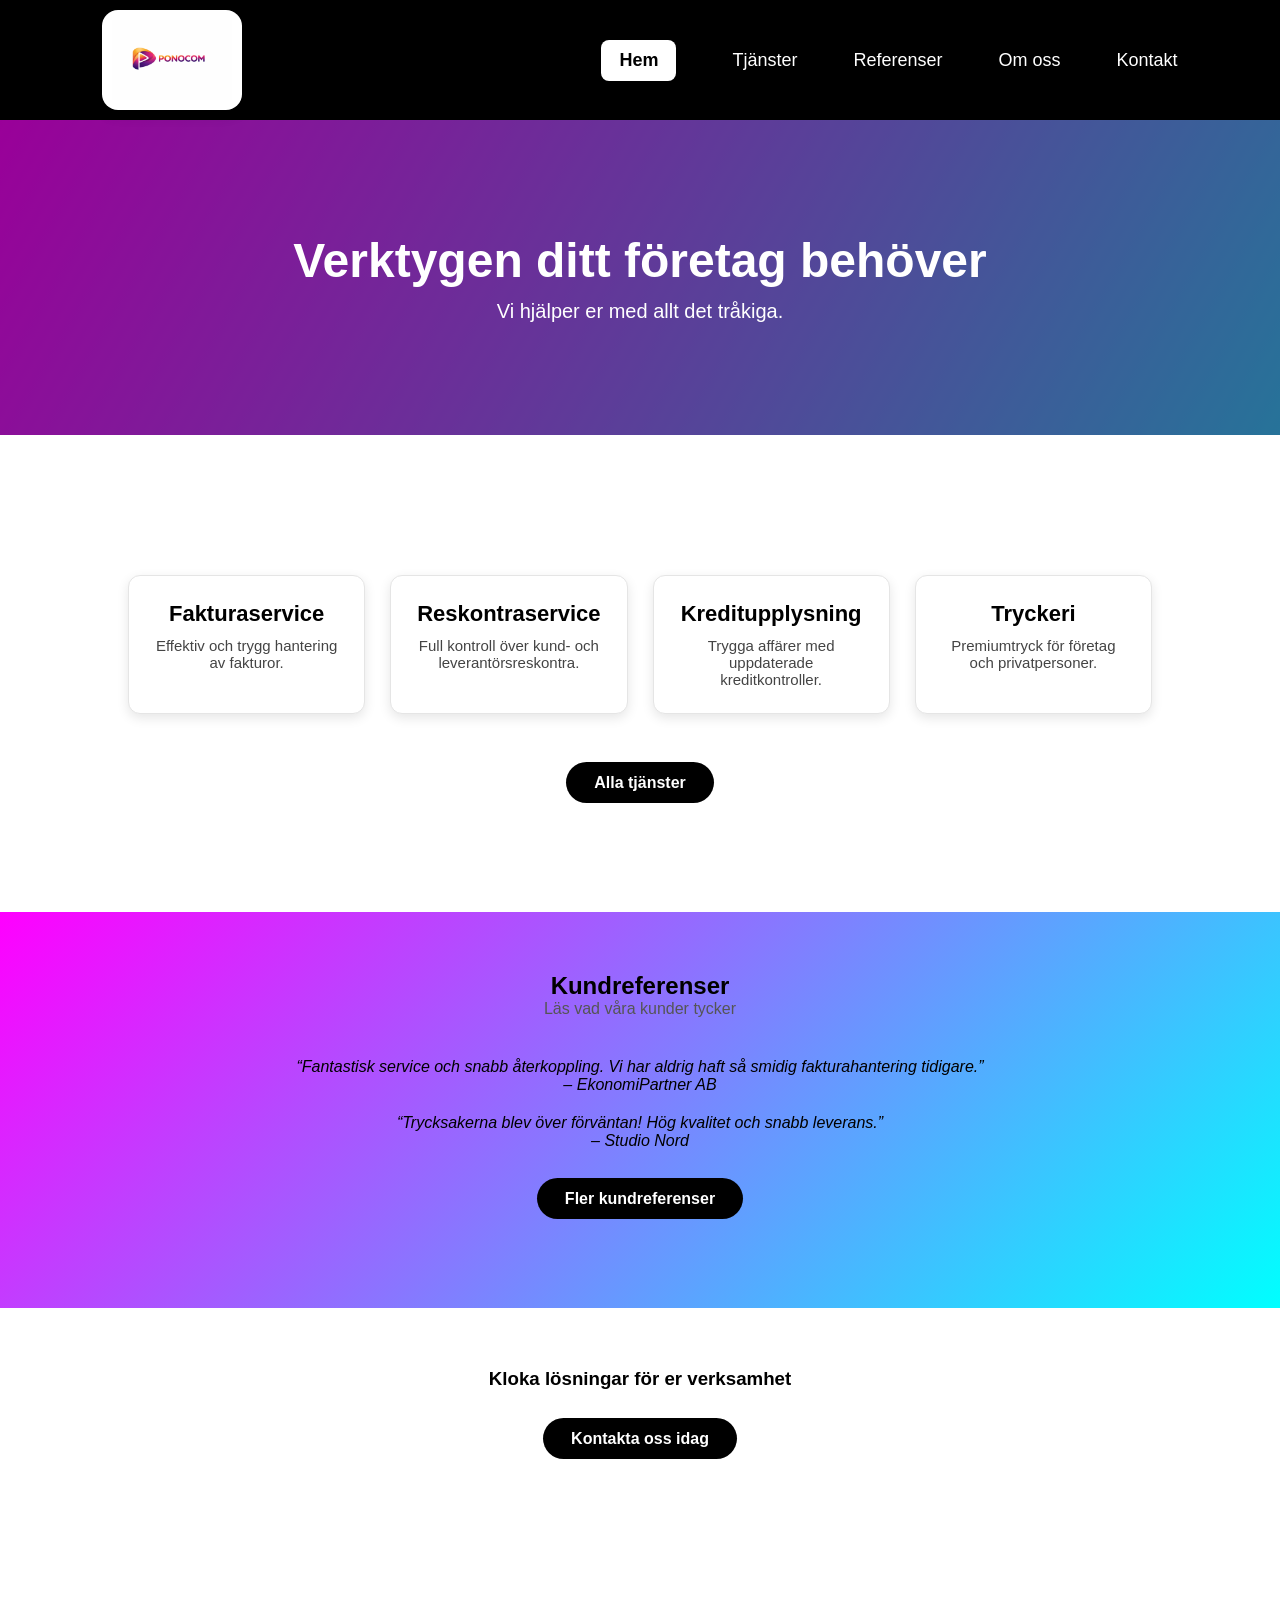
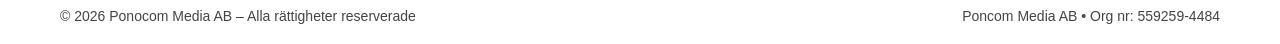
<file: index.html>
<!DOCTYPE html>
<html lang="sv">
<head>
    <meta charset="UTF-8">
    <meta name="viewport" content="width=device-width, initial-scale=1.0">
    <title>Yourprint</title>
    <link rel="stylesheet" href="style.css">
</head>
<body>

    <!-- HEADER -->
<header>
    <a href="index.html" class="logo-box">
        <img src="logo.png" alt="Yourprint logotyp">
    </a>

    <nav>
        <a href="index.html" class="cta">Hem</a>
        <a href="tjanster.html">Tjänster</a>
        <a href="referenser.html">Referenser</a>
        <a href="om-oss.html">Om oss</a>
        <a href="kontakt.html">Kontakt</a>
    </nav>
</header>

    <!-- HERO MED CMYK-BAKGRUND -->
    <section class="hero">
        <div class="hero-overlay"></div>
        <div class="hero-content">
            <h1>Verktygen ditt företag behöver</h1>
            <p>Vi hjälper er med allt det tråkiga.</p>
        </div>
    </section>

    <!-- FYRA INTRO-RUTOR -->
    <section class="intro-section">
        <div class="intro-grid">

            <a href="tjanster.html" class="intro-box">
                <h2>Fakturaservice</h2>
                <p>Effektiv och trygg hantering av fakturor.</p>
            </a>

            <a href="tjanster.html" class="intro-box">
                <h2>Reskontraservice</h2>
                <p>Full kontroll över kund- och leverantörsreskontra.</p>
            </a>

            <a href="tjanster.html" class="intro-box">
                <h2>Kreditupplysning</h2>
                <p>Trygga affärer med uppdaterade kreditkontroller.</p>
            </a>

            <a href="tjanster.html" class="intro-box">
                <h2>Tryckeri</h2>
                <p>Premiumtryck för företag och privatpersoner.</p>
            </a>

        </div>

        <div class="center-button">
            <a href="tjanster.html" class="cta-button">Alla tjänster</a>
        </div>
    </section>

    <!-- KUNDREFERENSER -->
    <section class="reviews-section">
        <h2>Kundreferenser</h2>
        <p class="subtitle">Läs vad våra kunder tycker</p>

        <div class="review">
            <p>“Fantastisk service och snabb återkoppling. Vi har aldrig haft så smidig fakturahantering tidigare.”</p>
            <span>– EkonomiPartner AB</span>
        </div>

        <div class="review">
            <p>“Trycksakerna blev över förväntan! Hög kvalitet och snabb leverans.”</p>
            <span>– Studio Nord</span>
        </div>

        <div class="center-button">
            <a href="referenser.html" class="cta-button">Fler kundreferenser</a>
        </div>
    </section>

    <!-- AVSLUTANDE SEKTION -->
    <section class="final-cta">
        <h3>Kloka lösningar för er verksamhet</h3>
        <div class="center-button">
            <a href="kontakt.html" class="cta-button">Kontakta oss idag</a>
        </div>
    </section>

    <!-- FOOTER -->
    <footer class="footer">
        <div class="footer-left">© 2026 Ponocom Media AB – Alla rättigheter reserverade</div>
        <div class="footer-right">Poncom Media AB • Org nr: 559259-4484</div>
    </footer>

</body>
</html>
</file>
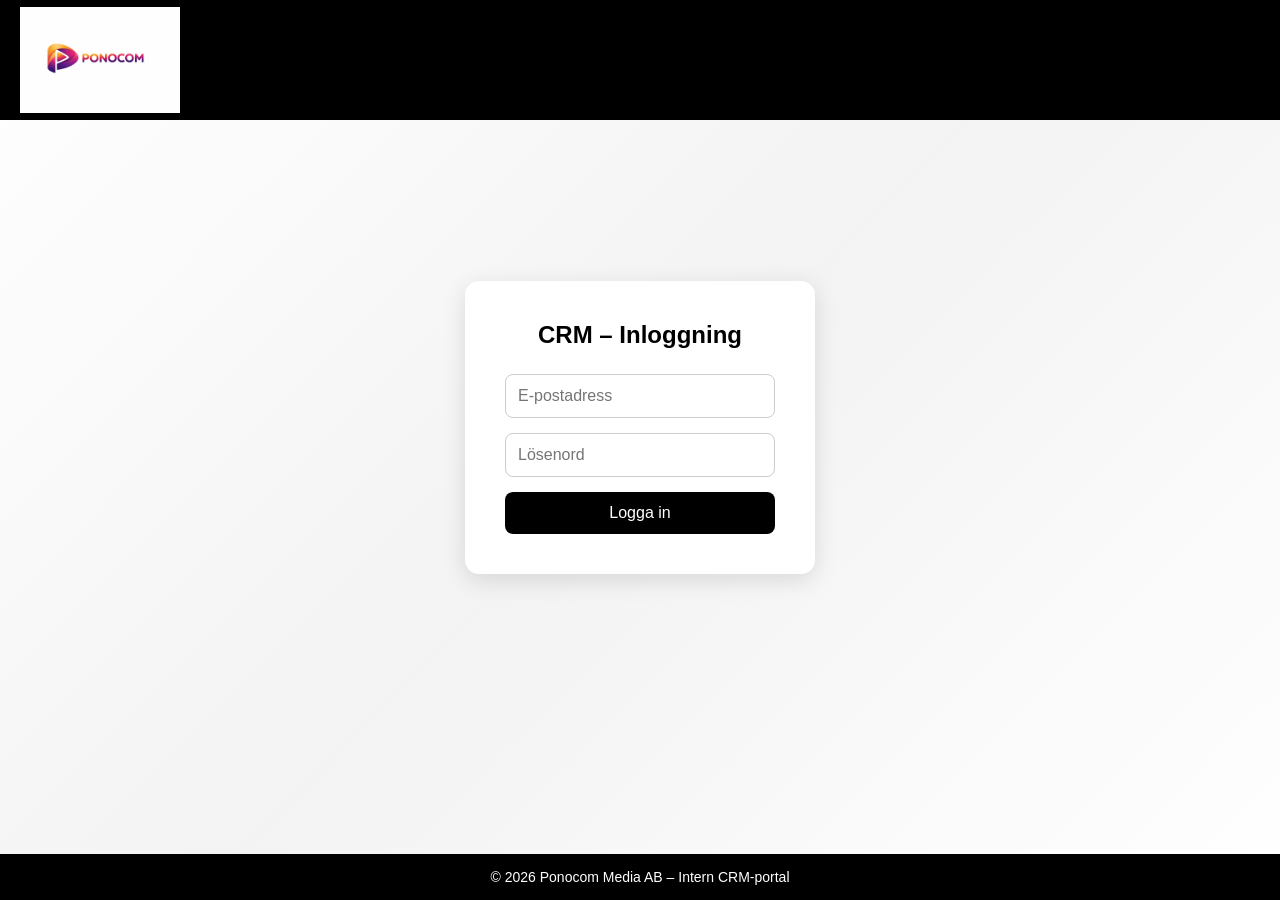
<file: crm-portal-9821-access.html>
<!DOCTYPE html>
<html lang="sv">
<head>
    <meta charset="UTF-8">
    <meta name="viewport" content="width=device-width, initial-scale=1.0">
    <title>Ponocom CRM – Inloggning</title>
    <link rel="stylesheet" href="style.css">

    <style>
        body {
            margin: 0;
            padding: 0;
            font-family: Arial, sans-serif;
            background: linear-gradient(135deg, #ffffff 0%, #f3f3f3 50%, #ffffff 100%);
            display: flex;
            flex-direction: column;
            min-height: 100vh;
        }

        /* Header utan meny */
        header {
            padding: 20px;
            text-align: center;
        }

        header img {
            width: 160px;
        }

        /* Login-box */
        .login-wrapper {
            flex: 1;
            display: flex;
            justify-content: center;
            align-items: center;
            padding: 40px 20px;
        }

        .login-container {
            background: #fff;
            padding: 40px;
            width: 350px;
            border-radius: 14px;
            box-shadow: 0 6px 25px rgba(0,0,0,0.12);
            text-align: center;
        }

        .login-container h2 {
            margin-bottom: 25px;
            font-size: 24px;
            color: #000;
        }

        .login-container input {
            width: 100%;
            padding: 12px;
            margin-bottom: 15px;
            border-radius: 8px;
            border: 1px solid #ccc;
            font-size: 16px;
        }

        .login-container button {
            width: 100%;
            padding: 12px;
            background: #000;
            color: #fff;
            border: none;
            border-radius: 8px;
            font-size: 16px;
            cursor: pointer;
        }

        .login-container button:hover {
            background: #333;
        }

        /* Footer */
        footer {
            background: #000;
            color: #fff;
            padding: 15px;
            text-align: center;
            font-size: 14px;
        }
    </style>
</head>
<body>

    <header>
        <img src="logo.png" alt="Ponocom Media AB logotyp">
    </header>

    <div class="login-wrapper">
        <div class="login-container">
            <h2>CRM – Inloggning</h2>

            <form>
                <input type="email" placeholder="E‑postadress" required>
                <input type="password" placeholder="Lösenord" required>
                <button type="submit">Logga in</button>
            </form>
        </div>
    </div>

    <footer>
        © 2026 Ponocom Media AB – Intern CRM‑portal
    </footer>

</body>
</html>
</file>
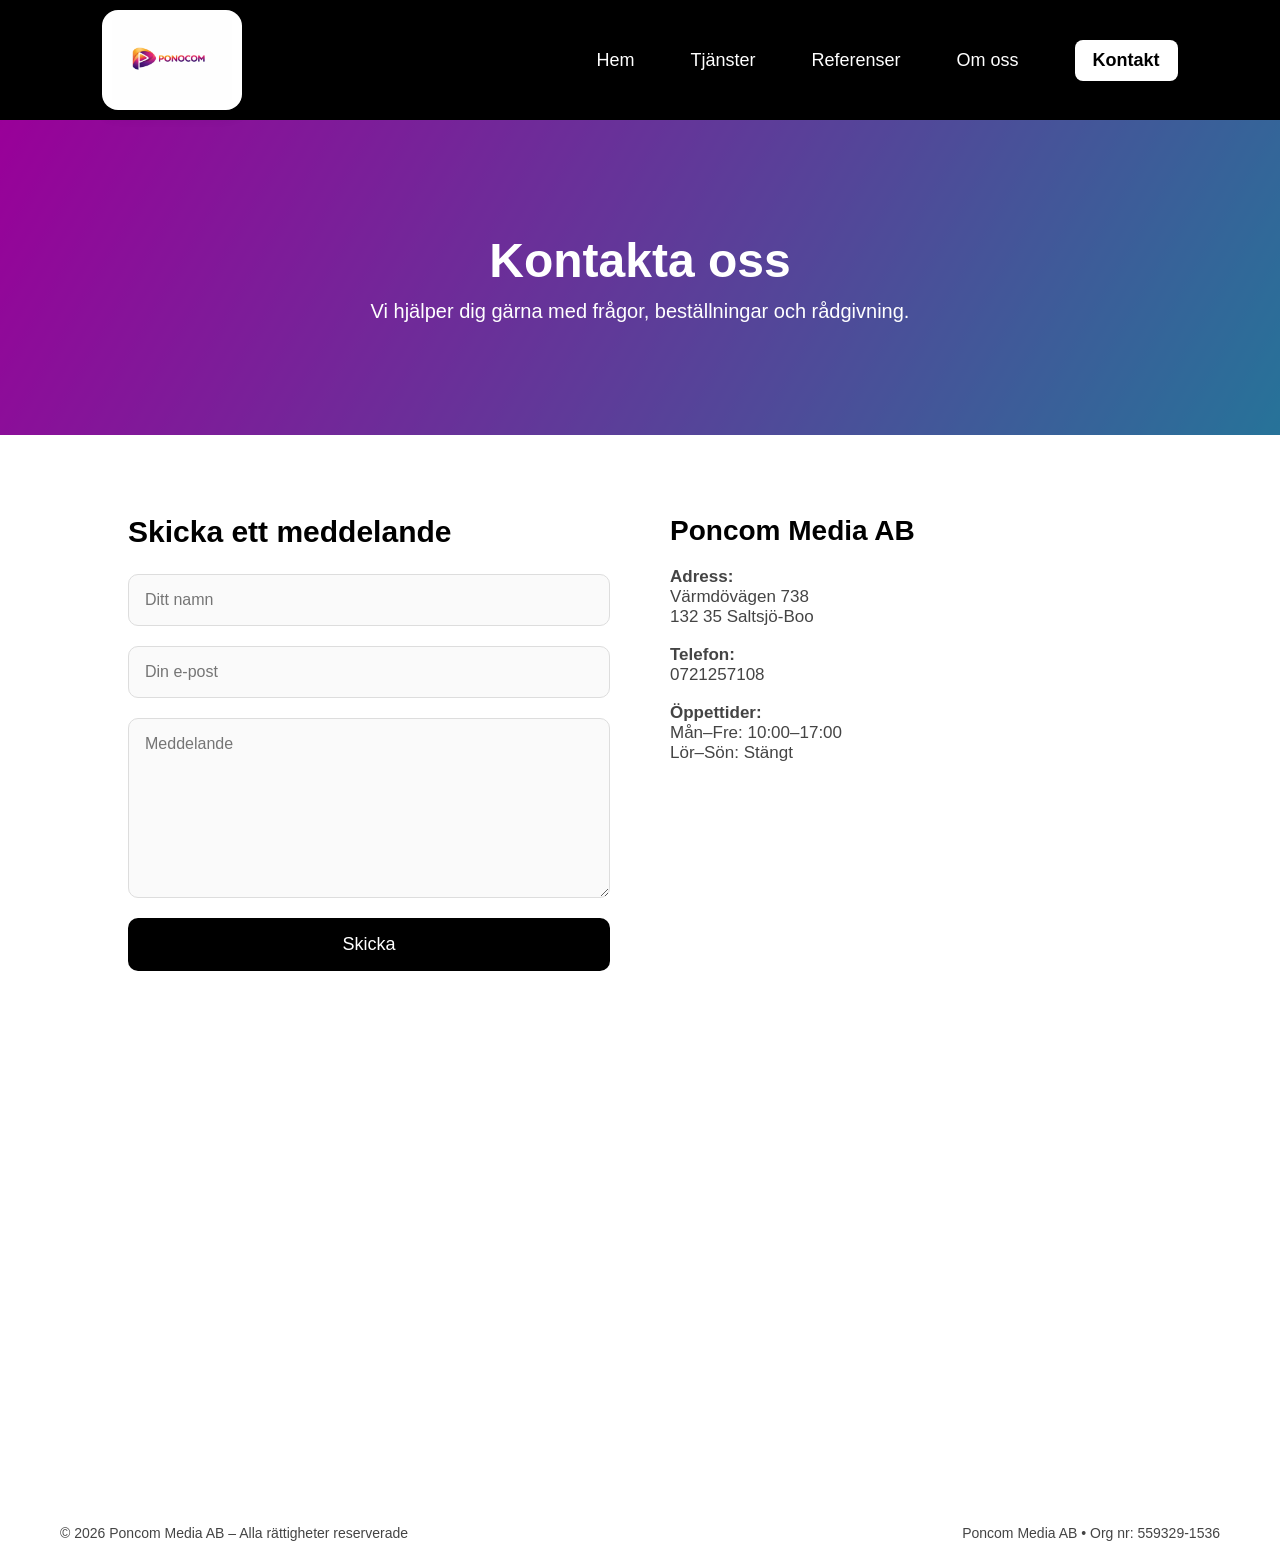
<file: kontakt.html>
<!DOCTYPE html>
<html lang="sv">
<head>
    <meta charset="UTF-8">
    <meta name="viewport" content="width=device-width, initial-scale=1.0">
    <title>Kontakt – Poncom Media AB</title>
    <link rel="stylesheet" href="style.css">
</head>
<body>

<!-- HEADER -->
<header>
    <a href="index.html" class="logo-box">
        <img src="logo.png" alt="Poncom Media AB logotyp">
    </a>

    <nav>
        <a href="index.html">Hem</a>
        <a href="tjanster.html">Tjänster</a>
        <a href="referenser.html">Referenser</a>
        <a href="om-oss.html">Om oss</a>
        <a href="kontakt.html" class="cta">Kontakt</a>
    </nav>
</header>

<!-- HERO -->
<section class="contact-hero">
    <div class="hero-overlay"></div>
    <div class="hero-content">
        <h1>Kontakta oss</h1>
        <p>Vi hjälper dig gärna med frågor, beställningar och rådgivning.</p>
    </div>
</section>

<!-- CONTENT -->
<section class="contact-section">

    <div class="contact-grid">

        <!-- VÄNSTER – FORMULÄR -->
        <div class="contact-left">
            <h2>Skicka ett meddelande</h2>

            <form action="https://api.web3forms.com/submit" method="POST" class="contact-form">
                <input type="hidden" name="access_key" value="936620be-9c34-46b6-9ec8-b0052d619258">
                <input type="hidden" name="redirect" value="https://cvetiangelova44-ship-it.github.io/ponocommedia/tack.html">

                <input type="text" name="name" placeholder="Ditt namn" required>
                <input type="email" name="email" placeholder="Din e‑post" required>
                <textarea name="message" placeholder="Meddelande" required></textarea>

                <button type="submit">Skicka</button>
            </form>
        </div>

        <!-- HÖGER – INFO -->
        <div class="contact-right">
            <h2>Poncom Media AB</h2>

            <p><strong>Adress:</strong><br>
            Värmdövägen 738<br>
            132 35 Saltsjö‑Boo</p>

            <p><strong>Telefon:</strong><br>
            0721257108</p>

            <p><strong>Öppettider:</strong><br>
            Mån–Fre: 10:00–17:00<br>
            Lör–Sön: Stängt</p>
        </div>

    </div>

    <!-- KARTA FULLBREDD -->
    <div class="map-full">
        <iframe 
            src="https://www.google.com/maps?q=Värmdövägen+738&output=embed"
            width="100%" height="350" style="border:0;" allowfullscreen="">
        </iframe>
    </div>

</section>

<!-- FOOTER -->
<footer class="footer">
    <div class="footer-left">© 2026 Poncom Media AB – Alla rättigheter reserverade</div>
    <div class="footer-right">Poncom Media AB • Org nr: 559329-1536</div>
</footer>

</body>
</html>
</file>
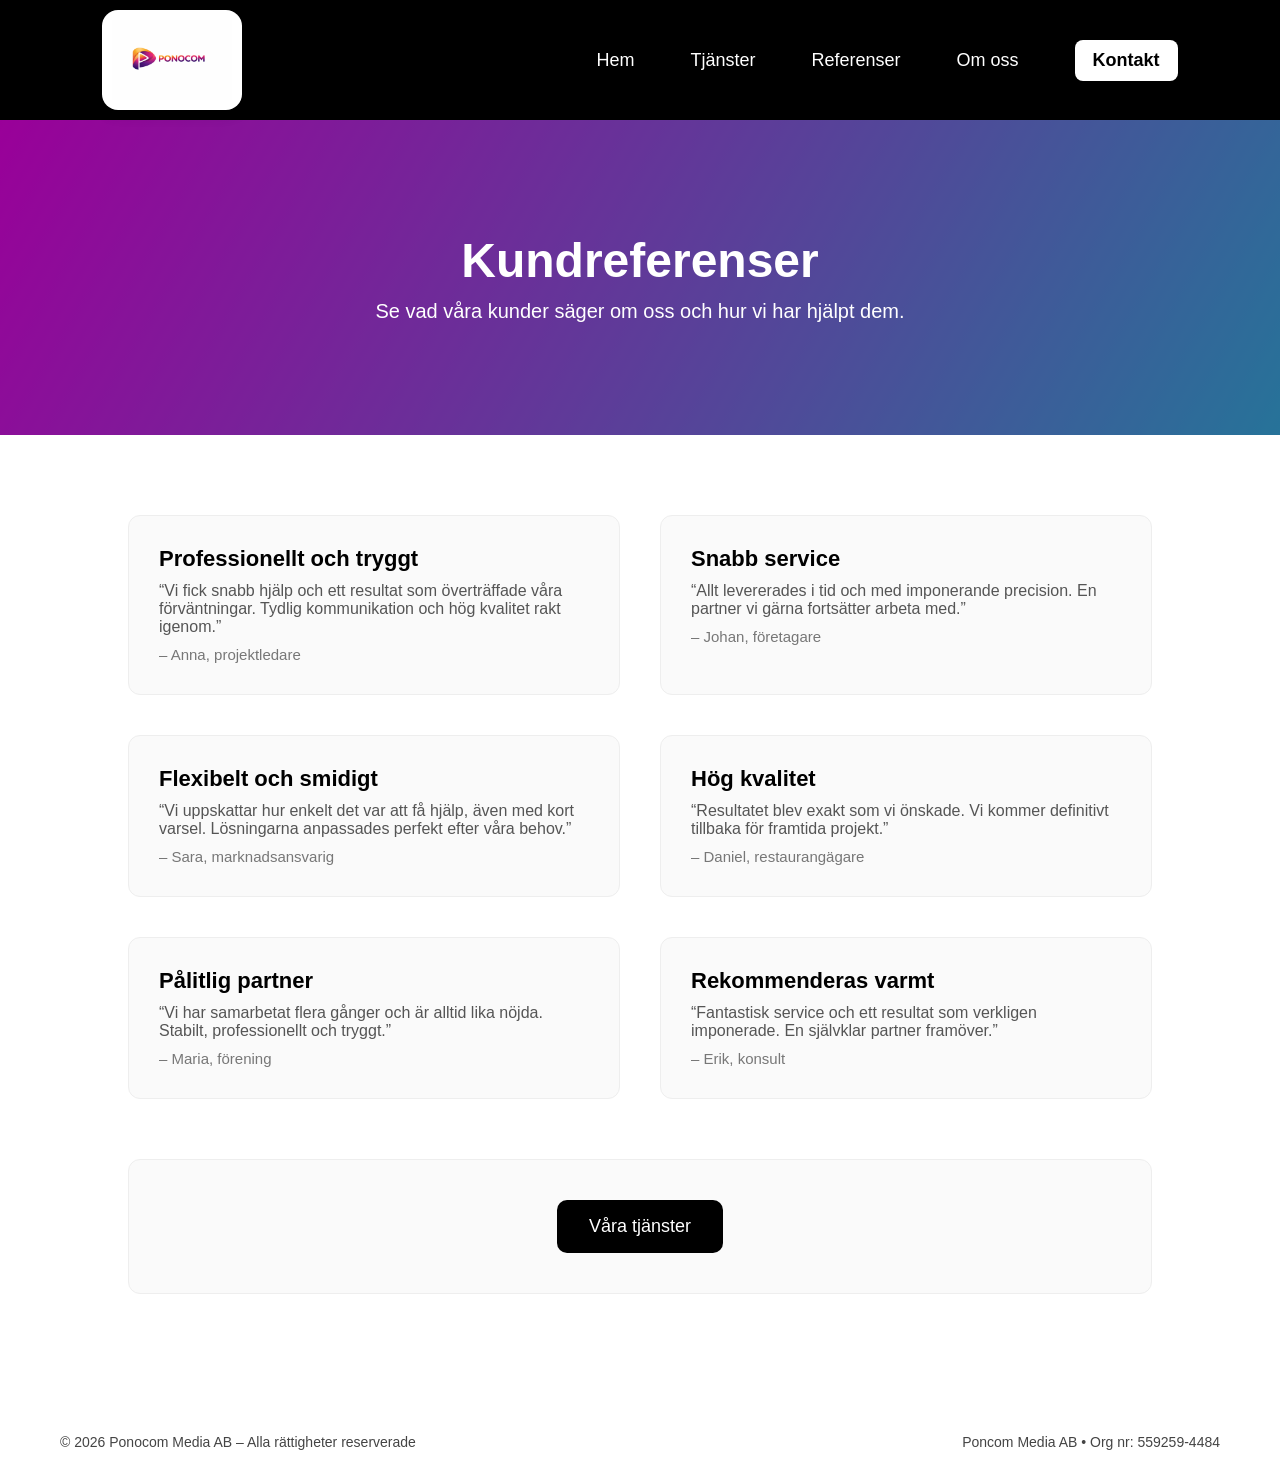
<file: referenser.html>
<!DOCTYPE html>
<html lang="sv">
<head>
    <meta charset="UTF-8">
    <meta name="viewport" content="width=device-width, initial-scale=1.0">
    <title>Referenser – Yourprint</title>
    <link rel="stylesheet" href="style.css">
</head>
<body>

<!-- HEADER -->
<header>
    <a href="index.html" class="logo-box">
        <img src="logo.png" alt="Poncom Media AB logotyp">
    </a>

    <nav>
        <a href="index.html">Hem</a>
        <a href="tjanster.html">Tjänster</a>
        <a href="referenser.html">Referenser</a>
        <a href="om-oss.html">Om oss</a>
        <a href="kontakt.html" class="cta">Kontakt</a>
    </nav>
</header>
<!-- HERO -->
<section class="sub-hero">
    <div class="hero-overlay"></div>
    <div class="hero-content">
        <h1>Kundreferenser</h1>
        <p>Se vad våra kunder säger om oss och hur vi har hjälpt dem.</p>
    </div>
</section>

<!-- REFERENSER -->
<section class="references-section">

    <div class="references-grid">

        <div class="reference-box">
            <h3>Professionellt och tryggt</h3>
            <p>“Vi fick snabb hjälp och ett resultat som överträffade våra förväntningar. Tydlig kommunikation och hög kvalitet rakt igenom.”</p>
            <span>– Anna, projektledare</span>
        </div>

        <div class="reference-box">
            <h3>Snabb service</h3>
            <p>“Allt levererades i tid och med imponerande precision. En partner vi gärna fortsätter arbeta med.”</p>
            <span>– Johan, företagare</span>
        </div>

        <div class="reference-box">
            <h3>Flexibelt och smidigt</h3>
            <p>“Vi uppskattar hur enkelt det var att få hjälp, även med kort varsel. Lösningarna anpassades perfekt efter våra behov.”</p>
            <span>– Sara, marknadsansvarig</span>
        </div>

        <div class="reference-box">
            <h3>Hög kvalitet</h3>
            <p>“Resultatet blev exakt som vi önskade. Vi kommer definitivt tillbaka för framtida projekt.”</p>
            <span>– Daniel, restaurangägare</span>
        </div>

        <div class="reference-box">
            <h3>Pålitlig partner</h3>
            <p>“Vi har samarbetat flera gånger och är alltid lika nöjda. Stabilt, professionellt och tryggt.”</p>
            <span>– Maria, förening</span>
        </div>

        <div class="reference-box">
            <h3>Rekommenderas varmt</h3>
            <p>“Fantastisk service och ett resultat som verkligen imponerade. En självklar partner framöver.”</p>
            <span>– Erik, konsult</span>
        </div>

    </div>

    <!-- CTA-RUTA MED KNAPP -->
    <div class="references-cta-box">
        <a href="tjanster.html" class="references-cta-btn">Våra tjänster</a>
    </div>

</section>

<!-- FOOTER -->
<footer class="footer">
    <div class="footer-left">© 2026 Ponocom Media AB – Alla rättigheter reserverade</div>
    <div class="footer-right">Poncom Media AB • Org nr: 559259-4484</div>
</footer>

</body>
</html>
</file>
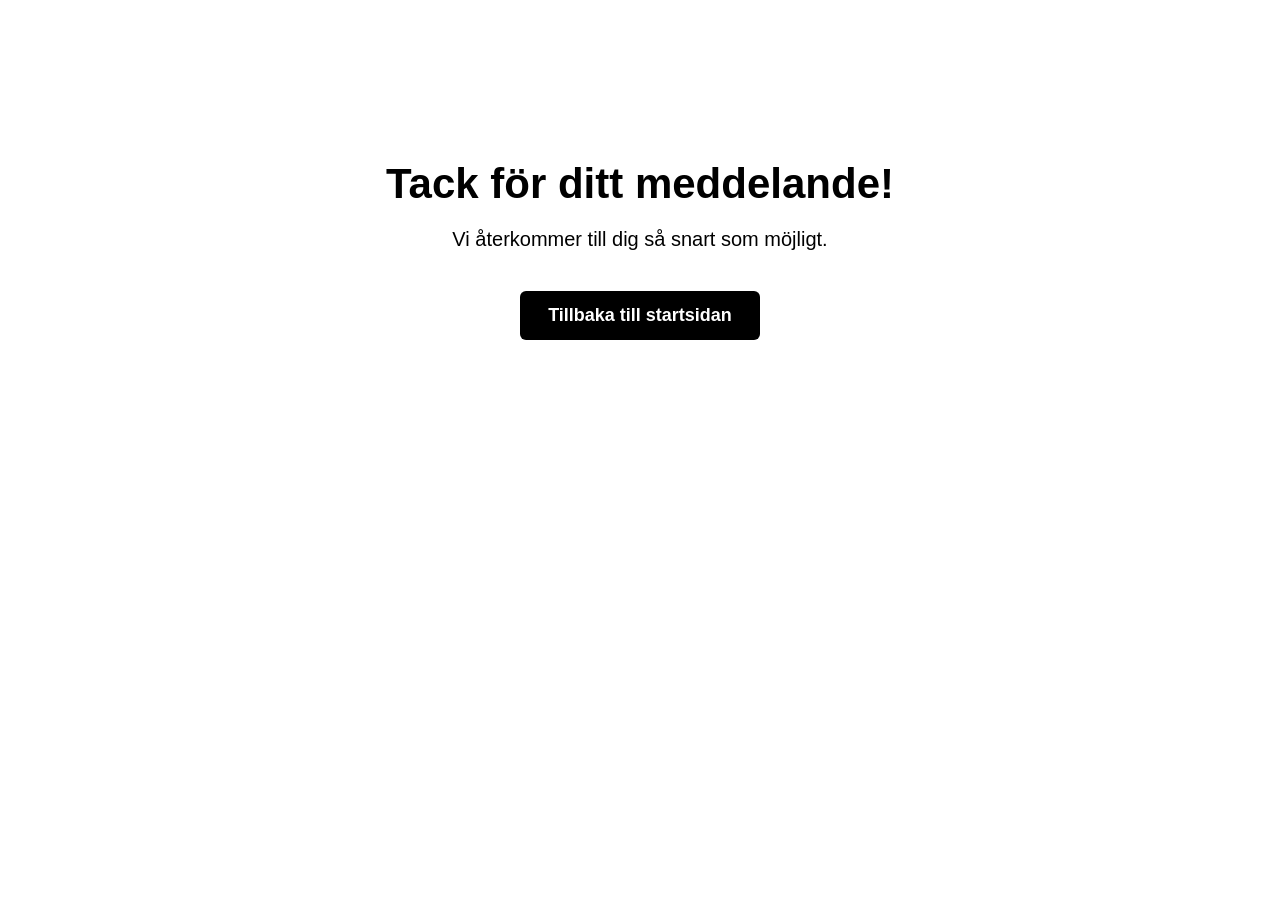
<file: tack.html>
<!DOCTYPE html>
<html lang="sv">
<head>
    <meta charset="UTF-8">
    <meta name="viewport" content="width=device-width, initial-scale=1.0">
    <title>Tack – Poncom Media AB</title>
    <link rel="stylesheet" href="style.css">

    <style>
        .thankyou-container {
            max-width: 700px;
            margin: 120px auto;
            text-align: center;
            padding: 40px;
        }

        .thankyou-container h1 {
            font-size: 42px;
            margin-bottom: 20px;
        }

        .thankyou-container p {
            font-size: 20px;
            margin-bottom: 40px;
        }

        .cta-button {
            display: inline-block;
            padding: 14px 28px;
            background: black;
            color: white;
            border-radius: 6px;
            text-decoration: none;
            font-size: 18px;
        }
    </style>
</head>
<body>

    <div class="thankyou-container">
        <h1>Tack för ditt meddelande!</h1>
        <p>Vi återkommer till dig så snart som möjligt.</p>
        <a href="index.html" class="cta-button">Tillbaka till startsidan</a>
    </div>

</body>
</html>
</file>
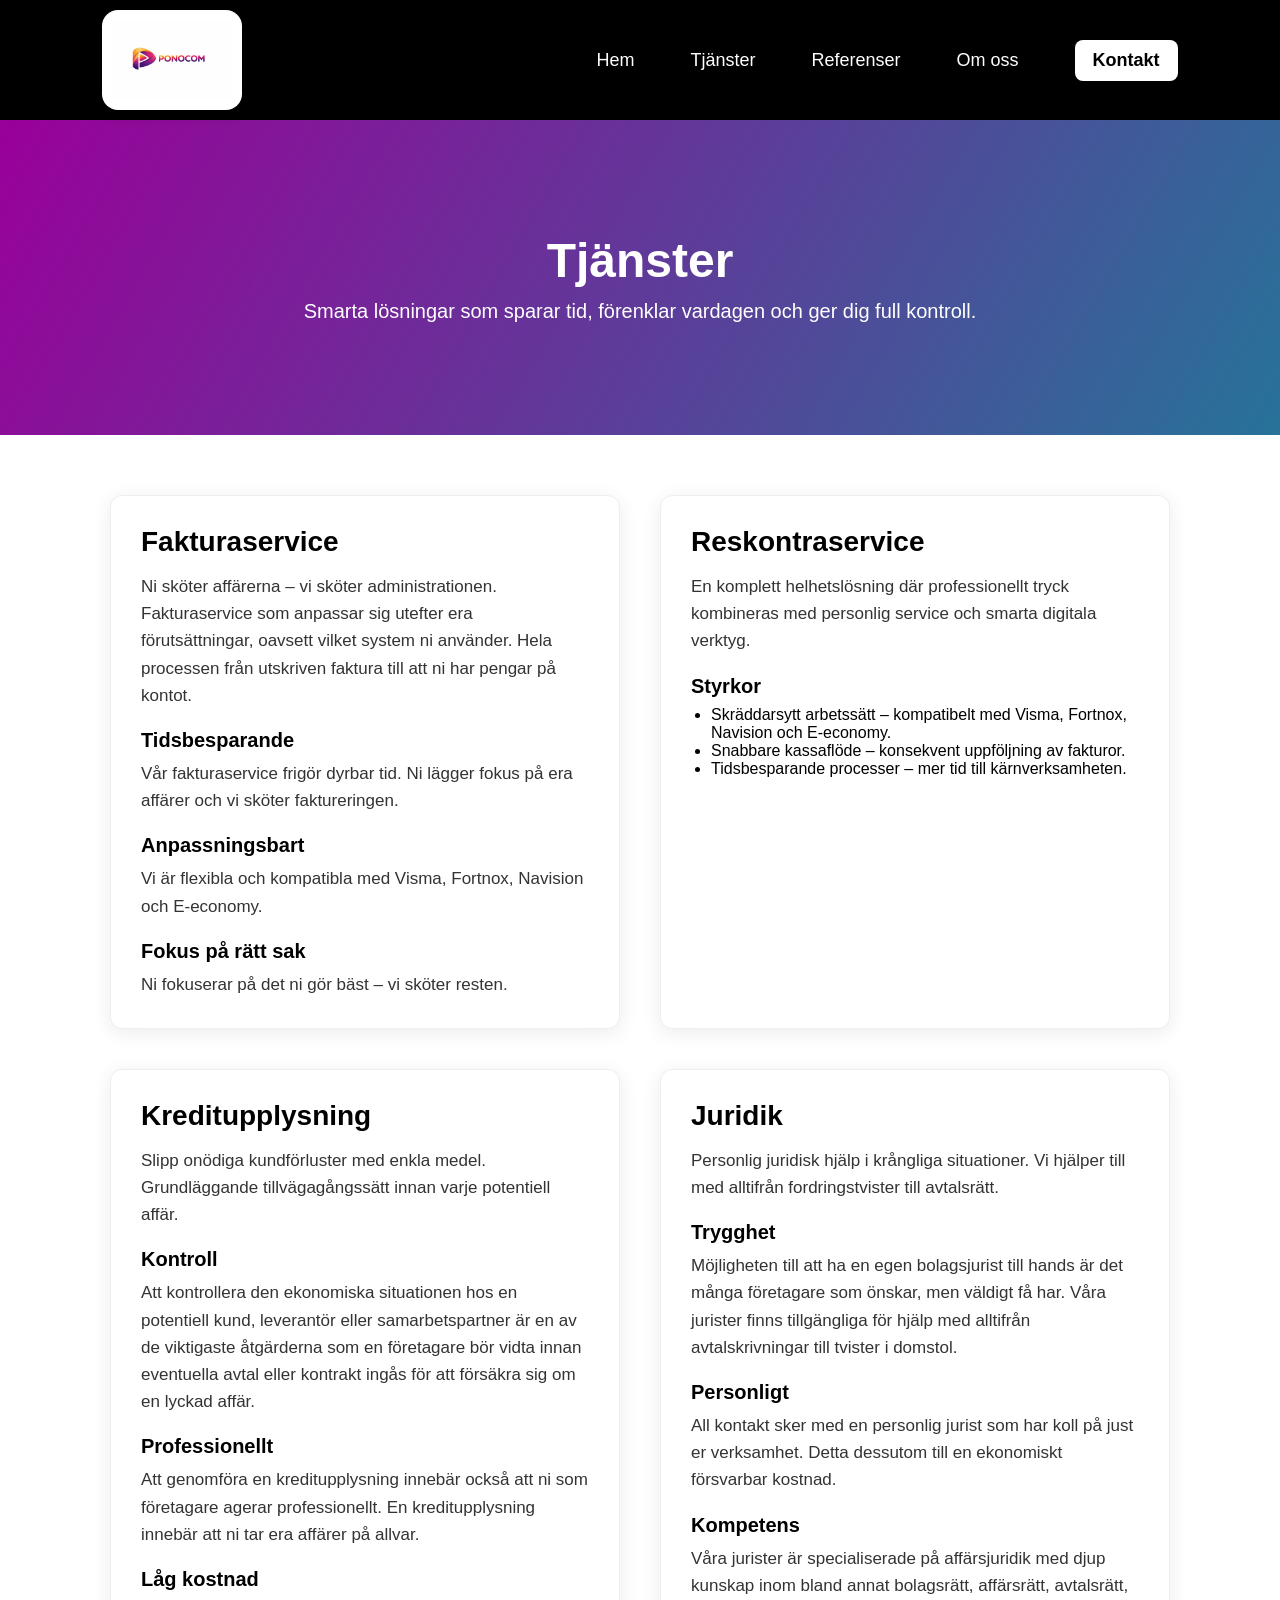
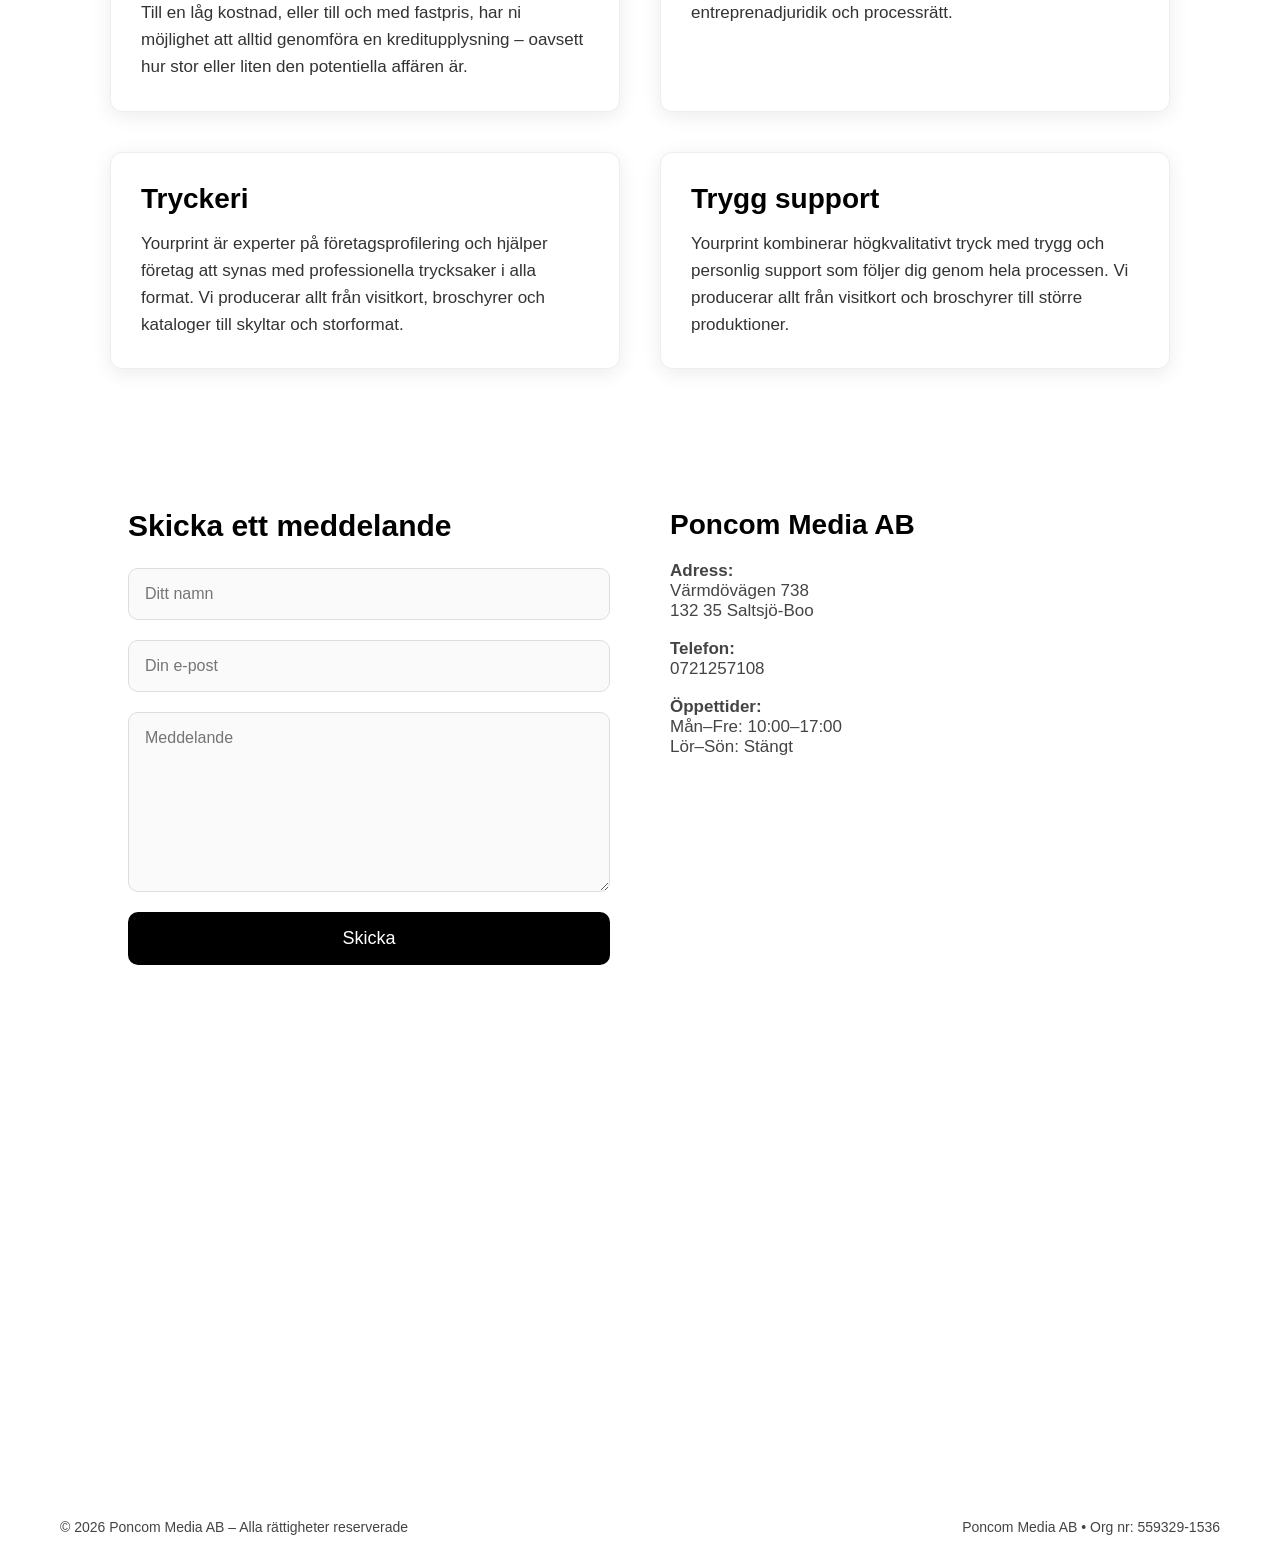
<file: tjanster.html>
<!DOCTYPE html>
<html lang="sv">
<head>
    <meta charset="UTF-8">
    <meta name="viewport" content="width=device-width, initial-scale=1.0">
    <title>Tjänster – Poncom Media AB</title>
    <link rel="stylesheet" href="style.css">

    <style>
        /* Grid-layout för tjänster */
        .services-grid {
            max-width: 1100px;
            margin: 60px auto;
            padding: 0 20px;
            display: grid;
            grid-template-columns: 1fr 1fr;
            gap: 40px;
        }

        .service-box {
            background: #ffffff;
            padding: 30px;
            border-radius: 12px;
            box-shadow: 0 4px 20px rgba(0,0,0,0.08);
        }

        .service-box h2 {
            font-size: 28px;
            margin-bottom: 15px;
            color: #000;
        }

        .service-box h3 {
            font-size: 20px;
            margin-top: 20px;
            margin-bottom: 8px;
            font-weight: bold;
        }

        .service-box p {
            font-size: 17px;
            line-height: 1.6;
            color: #333;
        }

        .service-box ul {
            margin-left: 20px;
        }
        }
    </style>
</head>
<body>

    <!-- HEADER -->
   <header>
    <a href="index.html" class="logo-box">
        <img src="logo.png" alt="Poncom Media AB logotyp">
    </a>

    <nav>
        <a href="index.html">Hem</a>
        <a href="tjanster.html">Tjänster</a>
        <a href="referenser.html">Referenser</a>
        <a href="om-oss.html">Om oss</a>
        <a href="kontakt.html" class="cta">Kontakt</a>
    </nav>
</header>


    <!-- HERO MED CMYK-BAKGRUND -->
<section class="contact-hero">
    <div class="hero-overlay"></div>
    <div class="hero-content">
        <h1>Tjänster</h1>
        <p>Smarta lösningar som sparar tid, förenklar vardagen och ger dig full kontroll.</p>
    </div>
</section>


    <!-- TJÄNSTER GRID -->
    <section class="services-grid">

        <!-- FAKTURASERVICE -->
        <div class="service-box">
            <h2>Fakturaservice</h2>
            <p>Ni sköter affärerna – vi sköter administrationen. Fakturaservice som anpassar sig utefter era förutsättningar, oavsett vilket system ni använder. Hela processen från utskriven faktura till att ni har pengar på kontot.</p>

            <h3>Tidsbesparande</h3>
            <p>Vår fakturaservice frigör dyrbar tid. Ni lägger fokus på era affärer och vi sköter faktureringen.</p>

            <h3>Anpassningsbart</h3>
            <p>Vi är flexibla och kompatibla med Visma, Fortnox, Navision och E‑economy.</p>

            <h3>Fokus på rätt sak</h3>
            <p>Ni fokuserar på det ni gör bäst – vi sköter resten.</p>
        </div>

        <!-- RESKONTRA -->
        <div class="service-box">
            <h2>Reskontraservice</h2>
            <p>En komplett helhetslösning där professionellt tryck kombineras med personlig service och smarta digitala verktyg.</p>

            <h3>Styrkor</h3>
            <ul>
                <li>Skräddarsytt arbetssätt – kompatibelt med Visma, Fortnox, Navision och E‑economy.</li>
                <li>Snabbare kassaflöde – konsekvent uppföljning av fakturor.</li>
                <li>Tidsbesparande processer – mer tid till kärnverksamheten.</li>
            </ul>
        </div>

        <!-- KREDIUPPLYSNING -->
        <div class="service-box">
            <h2>Kreditupplysning</h2>
            <p>Slipp onödiga kundförluster med enkla medel. Grundläggande tillvägagångssätt innan varje potentiell affär.</p>

            <h3>Kontroll</h3>
            <p>Att kontrollera den ekonomiska situationen hos en potentiell kund, leverantör eller samarbetspartner är en av de viktigaste åtgärderna som en företagare bör vidta innan eventuella avtal eller kontrakt ingås för att försäkra sig om en lyckad affär.</p>

            <h3>Professionellt</h3>
            <p>Att genomföra en kreditupplysning innebär också att ni som företagare agerar professionellt. En kreditupplysning innebär att ni tar era affärer på allvar.</p>

            <h3>Låg kostnad</h3>
            <p>Till en låg kostnad, eller till och med fastpris, har ni möjlighet att alltid genomföra en kreditupplysning – oavsett hur stor eller liten den potentiella affären är.</p>
        </div>

        <!-- JURIDIK -->
        <div class="service-box">
            <h2>Juridik</h2>
            <p>Personlig juridisk hjälp i krångliga situationer. Vi hjälper till med alltifrån fordringstvister till avtalsrätt.</p>

            <h3>Trygghet</h3>
            <p>Möjligheten till att ha en egen bolagsjurist till hands är det många företagare som önskar, men väldigt få har. Våra jurister finns tillgängliga för hjälp med alltifrån avtalskrivningar till tvister i domstol.</p>

            <h3>Personligt</h3>
            <p>All kontakt sker med en personlig jurist som har koll på just er verksamhet. Detta dessutom till en ekonomiskt försvarbar kostnad.</p>

            <h3>Kompetens</h3>
            <p>Våra jurister är specialiserade på affärsjuridik med djup kunskap inom bland annat bolagsrätt, affärsrätt, avtalsrätt, entreprenadjuridik och processrätt.</p>
        </div>

        <!-- TRYCKERI -->
        <div class="service-box">
            <h2>Tryckeri</h2>
            <p>Yourprint är experter på företagsprofilering och hjälper företag att synas med professionella trycksaker i alla format. Vi producerar allt från visitkort, broschyrer och kataloger till skyltar och storformat.</p>
        </div>

        <!-- TRYGG SUPPORT -->
        <div class="service-box">
            <h2>Trygg support</h2>
            <p>Yourprint kombinerar högkvalitativt tryck med trygg och personlig support som följer dig genom hela processen. Vi producerar allt från visitkort och broschyrer till större produktioner.</p>
        </div>

    </section>

    <!-- KONTAKT + KARTA -->
    <section class="contact-section">

        <div class="contact-grid">

            <div class="contact-left">
                <h2>Skicka ett meddelande</h2>

                <form action="https://api.web3forms.com/submit" method="POST" class="contact-form">
                    <input type="hidden" name="access_key" value="936620be-9c34-46b6-9ec8-b0052d619258">
                    <input type="hidden" name="redirect" value="https://cvetiangelova44-ship-it.github.io/ponocommedia/tack.html">

                    <input type="text" name="name" placeholder="Ditt namn" required>
                    <input type="email" name="email" placeholder="Din e‑post" required>
                    <textarea name="message" placeholder="Meddelande" required></textarea>

                    <button type="submit">Skicka</button>
                </form>
            </div>

            <div class="contact-right">
                <h2>Poncom Media AB</h2>

                <p><strong>Adress:</strong><br>
                Värmdövägen 738<br>
                132 35 Saltsjö‑Boo</p>

                <p><strong>Telefon:</strong><br>
                0721257108</p>

                <p><strong>Öppettider:</strong><br>
                Mån–Fre: 10:00–17:00<br>
                Lör–Sön: Stängt</p>
            </div>

        </div>

        <div class="map-full">
            <iframe 
                src="https://www.google.com/maps?q=Värmdövägen+738&output=embed"
                width="100%" height="350" style="border:0;" allowfullscreen="">
            </iframe>
        </div>

    </section>

    <!-- FOOTER -->
    <footer class="footer">
        <div class="footer-left">© 2026 Poncom Media AB – Alla rättigheter reserverade</div>
        <div class="footer-right">Poncom Media AB • Org nr: 559329-1536</div>
    </footer>

</body>
</html>
</file>
<file: style.css>
/* RESET */
* {
    margin: 0;
    padding: 0;
    box-sizing: border-box;
    font-family: Arial, sans-serif;
}

/* HEADER */
header {
    display: flex;
    justify-content: space-between;
    align-items: center;
    padding: 0 8%;
    background: #000;
    position: fixed;
    top: 0;
    width: 100%;
    height: 120px; /* möter hero exakt */
    z-index: 10;
}

/* LOGGA I VIT BOX – SAMMA YTTRE STORLEK */
.logo-box {
    background: #fff;
    padding: 10px 16px;
    border-radius: 16px;
    display: flex;
    align-items: center;
    justify-content: center;
    height: 100px;   /* behåll rutan */
    width: 140px;    /* behåll rutan */
    box-shadow: 0 4px 14px rgba(0,0,0,0.15);
    cursor: pointer;
}

/* STÖRRE LOGGA INUTI RUTAN – FYLLER MAX */
.logo-box img {
    height: 100%;     /* fyller hela rutan */
    width: auto;
    object-fit: contain;
    display: block;
}

/* NAVIGATION – SOM PÅ REFERENSBILDEN */
nav {
    display: flex;
    align-items: center;
    gap: 32px;
}

nav a {
    color: #fff;
    text-decoration: none;
    font-size: 20px;
    font-weight: 500;
    transition: 0.2s;
}

nav a:hover {
    opacity: 0.7;
}

/* KONTAKT-KNAPPEN */
nav .cta {
    padding: 10px 22px;
    background: #fff;
    color: #000;
    border-radius: 8px;
    font-weight: 600;
}


/* NAVIGATION */
nav a {
    color: #fff;
    margin-left: 24px;
    text-decoration: none;
    font-size: 18px;
}

nav .cta {
    padding: 10px 18px;
    background: #fff;
    color: #000;
    border-radius: 8px;
}

/* HERO MED CMYK-BAKGRUND */ .hero { height: 35vh; display: flex; align-items: center; justify-content: center; text-align: center; position: relative; margin-top: 120px; background: linear-gradient(120deg, #ff00ff, #00ffff, #ffff00, #ff00ff ); background-size: 400% 400%; animation: cmykLoop 12s ease-in-out infinite; }
/* SAMMA STIL FÖR ALLA ANDRA SIDOR */
.sub-hero,
.contact-hero {
    height: 35vh;
    display: flex;
    align-items: center;
    justify-content: center;
    text-align: center;
    position: relative;
    margin-top: 120px;

    background: linear-gradient(120deg,
        #ff00ff,
        #00ffff,
        #ffff00,
        #ff00ff
    );
    background-size: 400% 400%;
    animation: cmykLoop 12s ease-in-out infinite;
}


@keyframes cmykLoop {
    0% { background-position: 0% 50%; }
    50% { background-position: 100% 50%; }
    100% { background-position: 0% 50%; }
}

.hero-overlay {
    position: absolute;
    inset: 0;
    background: rgba(0,0,0,0.4);
}

.hero-content {
    position: relative;
    color: #fff;
    max-width: 700px;
}

.hero-content h1 {
    font-size: 48px;
    margin-bottom: 12px;
}

.hero-content p {
    font-size: 20px;
}

/* INTRO SEKTION */
.intro-section {
    padding: 80px 10%;
    background: #fff;
}

.intro-grid {
    display: grid;
    grid-template-columns: repeat(3, 1fr);
    gap: 32px;
}

.intro-box {
    background: #fff;
    padding: 30px;
    border-radius: 12px;
    border: 1px solid #e5e5e5;
    box-shadow: 0 4px 14px rgba(0,0,0,0.08);
    text-align: center;
}

.intro-box h2 {
    font-size: 22px;
    margin-bottom: 10px;
}

.intro-box p {
    font-size: 15px;
    color: #444;
}/* KONTAKT – EVOEA-LAYOUT */
.contact-section {
    padding: 80px 10%;
    background: #fff;
}

.contact-grid {
    display: grid;
    grid-template-columns: 1fr 1fr;
    gap: 60px;
    margin-bottom: 60px;
}

/* VÄNSTER – FORMULÄR */
.contact-left h2 {
    font-size: 30px;
    margin-bottom: 25px;
}

.contact-form {
    display: flex;
    flex-direction: column;
    gap: 20px;
}

.contact-form input {
    padding: 16px;
    border-radius: 10px;
    border: 1px solid #ddd;
    font-size: 16px;
    background: #fafafa;
}

.contact-form textarea {
    padding: 16px;
    border-radius: 10px;
    border: 1px solid #ddd;
    font-size: 16px;
    background: #fafafa;
    height: 180px; /* 3× större */
    resize: vertical;
}

.contact-form button {
    padding: 16px;
    background: #000;
    color: #fff;
    border: none;
    border-radius: 10px;
    font-size: 18px;
    cursor: pointer;
    transition: 0.2s;
}

.contact-form button:hover {
    background: #333;
}

/* HÖGER – INFO */
.contact-right h2 {
    font-size: 28px;
    margin-bottom: 20px;
}

.contact-right p {
    margin-bottom: 18px;
    font-size: 17px;
    color: #444;
}

/* KARTA FULLBREDD */
.map-full {
    width: 100%;
    border-radius: 12px;
    overflow: hidden;
}

/* MOBIL */
@media (max-width: 900px) {
    .contact-grid {
        grid-template-columns: 1fr;
    }
}
/* TJÄNSTER – EVOEA-LAYOUT */
.services-section {
    padding: 80px 10%;
    background: #fff;
}

.services-grid {
    display: grid;
    grid-template-columns: 1fr 1fr;
    gap: 40px;
}

.service-box {
    background: #fafafa;
    padding: 30px;
    border-radius: 12px;
    border: 1px solid #eee;
}

.service-box h3 {
    font-size: 24px;
    margin-bottom: 10px;
}

.service-box p {
    color: #555;
    font-size: 16px;
}

/* KONTAKT – SAMMA SOM KONTAKTSIDAN */
.contact-section {
    padding: 80px 10%;
    background: #fff;
}

.contact-grid {
    display: grid;
    grid-template-columns: 1fr 1fr;
    gap: 60px;
    margin-bottom: 60px;
}

.contact-left h2 {
    font-size: 30px;
    margin-bottom: 25px;
}

.contact-form {
    display: flex;
    flex-direction: column;
    gap: 20px;
}

.contact-form input,
.contact-form textarea {
    padding: 16px;
    border-radius: 10px;
    border: 1px solid #ddd;
    font-size: 16px;
    background: #fafafa;
}

.contact-form textarea {
    height: 180px;
    resize: vertical;
}

.contact-form button {
    padding: 16px;
    background: #000;
    color: #fff;
    border: none;
    border-radius: 10px;
    font-size: 18px;
    cursor: pointer;
    transition: 0.2s;
}

.contact-form button:hover {
    background: #333;
}

.contact-right h2 {
    font-size: 28px;
    margin-bottom: 20px;
}

.contact-right p {
    margin-bottom: 18px;
    font-size: 17px;
    color: #444;
}

.map-full {
    width: 100%;
    border-radius: 12px;
    overflow: hidden;
}

@media (max-width: 900px) {
    .services-grid,
    .contact-grid {
        grid-template-columns: 1fr;
    }
}
/* REFERENSER – EVOEA-LAYOUT */
.references-section {
    padding: 80px 10%;
    background: #fff;
}

.references-grid {
    display: grid;
    grid-template-columns: 1fr 1fr;
    gap: 40px;
}

.reference-box {
    background: #fafafa;
    padding: 30px;
    border-radius: 12px;
    border: 1px solid #eee;
}

.reference-box h3 {
    font-size: 22px;
    margin-bottom: 10px;
}

.reference-box p {
    color: #555;
    margin-bottom: 10px;
}

.reference-box span {
    font-size: 15px;
    color: #777;
}

/* KONTAKT – SAMMA SOM KONTAKTSIDAN */
.contact-section {
    padding: 80px 10%;
    background: #fff;
}

.contact-grid {
    display: grid;
    grid-template-columns: 1fr 1fr;
    gap: 60px;
    margin-bottom: 60px;
}

.contact-left h2 {
    font-size: 30px;
    margin-bottom: 25px;
}

.contact-form {
    display: flex;
    flex-direction: column;
    gap: 20px;
}

.contact-form input,
.contact-form textarea {
    padding: 16px;
    border-radius: 10px;
    border: 1px solid #ddd;
    font-size: 16px;
    background: #fafafa;
}

.contact-form textarea {
    height: 180px;
    resize: vertical;
}

.contact-form button {
    padding: 16px;
    background: #000;
    color: #fff;
    border: none;
    border-radius: 10px;
    font-size: 18px;
    cursor: pointer;
    transition: 0.2s;
}

.contact-form button:hover {
    background: #333;
}

.contact-right h2 {
    font-size: 28px;
    margin-bottom: 20px;
}

.contact-right p {
    margin-bottom: 18px;
    font-size: 17px;
    color: #444;
}

.map-full {
    width: 100%;
    border-radius: 12px;
    overflow: hidden;
}

@media (max-width: 900px) {
    .references-grid,
    .contact-grid {
        grid-template-columns: 1fr;
    }
}
/* REFERENSER – LAYOUT */
.references-section {
    padding: 80px 10%;
    background: #fff;
}

.references-grid {
    display: grid;
    grid-template-columns: 1fr 1fr;
    gap: 40px;
}

.reference-box {
    background: #fafafa;
    padding: 30px;
    border-radius: 12px;
    border: 1px solid #eee;
}

.reference-box h3 {
    font-size: 22px;
    margin-bottom: 10px;
}

.reference-box p {
    color: #555;
    margin-bottom: 10px;
}

.reference-box span {
    font-size: 15px;
    color: #777;
}

/* CTA-RUTA */
.references-cta-box {
    margin-top: 60px;
    padding: 40px;
    background: #fafafa;
    border-radius: 12px;
    border: 1px solid #eee;
    text-align: center;
}

.references-cta-btn {
    display: inline-block;
    padding: 16px 32px;
    background: #000;
    color: #fff;
    border-radius: 10px;
    font-size: 18px;
    text-decoration: none;
    transition: 0.2s;
}

.references-cta-btn:hover {
    background: #333;
}

/* MOBIL */
@media (max-width: 900px) {
    .references-grid {
        grid-template-columns: 1fr;
    }
}
/* OM OSS – LAYOUT */
.about-section {
    padding: 80px 10%;
    background: #fff;
}

.about-container {
    display: grid;
    grid-template-columns: 1fr 1fr;
    gap: 60px;
    align-items: center;
}

.about-text h2 {
    font-size: 28px;
    margin-bottom: 10px;
}

.about-text p {
    margin-bottom: 25px;
    color: #555;
    font-size: 17px;
}

.about-image img {
    width: 100%;
    border-radius: 12px;
    border: 1px solid #eee;
}

/* CTA-RUTA */
.about-cta-box {
    margin-top: 60px;
    padding: 60px 40px;
    background: #f3f3f3;
    border-radius: 12px;
    border: 1px solid #e0e0e0;
    text-align: center;
}

.about-cta-btn {
    display: inline-block;
    padding: 18px 40px;
    background: #007bff;
    color: #fff;
    font-size: 20px;
    font-weight: 500;
    border-radius: 10px;
    text-decoration: none;
    transition: 0.2s ease;
}

.about-cta-btn:hover {
    background: #0066d6;
}

/* MOBIL */
@media (max-width: 900px) {
    .about-container {
        grid-template-columns: 1fr;
    }
}
.intro-grid {
    display: grid;
    grid-template-columns: repeat(4, 1fr);
    gap: 25px;
    max-width: 1200px;
    margin: 60px auto;
}

.intro-box {
    background: white;
    padding: 25px;
    border-radius: 12px;
    text-align: center;
    text-decoration: none;
    color: black;
    box-shadow: 0 4px 12px rgba(0,0,0,0.1);
    transition: transform 0.2s;
}

.intro-box:hover {
    transform: translateY(-5px);
}

.center-button {
    text-align: center;
    margin: 40px 0;
}

.cta-button {
    background: black;
    color: white;
    padding: 12px 28px;
    border-radius: 30px;
    text-decoration: none;
    font-weight: bold;
}

.reviews-section {
    background: linear-gradient(135deg, #ff00ff, #00ffff);
    padding: 60px 20px;
    text-align: center;
}

.reviews-section .subtitle {
    color: #555;
    margin-bottom: 40px;
}

.review {
    max-width: 700px;
    margin: 20px auto;
    font-style: italic;
}

.final-cta {
    padding: 60px 20px;
    text-align: center;
}

.footer {
    text-align: right;
    padding: 20px;
    font-size: 14px;
    color: #444;
}
.footer {
    display: flex;
    justify-content: space-between;
    align-items: center;
    padding: 20px;
    font-size: 14px;
    color: #444;
    max-width: 1200px;
    margin: 40px auto 0 auto;
}

.footer-left {
    text-align: left;
}

.footer-right {
    text-align: right;
}
/* HERO – KONTAKT */
.contact-hero {
    height: 35vh;
    display: flex;
    align-items: center;
    justify-content: center;
    text-align: center;
    position: relative;
    margin-top: 120px;
    background: linear-gradient(120deg, #ff00ff, #00ffff, #ffff00, #ff00ff);
    background-size: 400% 400%;
    animation: cmykLoop 12s ease-in-out infinite;
}

.contact-hero .hero-overlay {
    position: absolute;
    inset: 0;
    background: rgba(0,0,0,0.4);
}

.contact-hero .hero-content {
    position: relative;
    color: #fff;
    max-width: 700px;
}

.contact-hero h1 {
    font-size: 48px;
    margin-bottom: 12px;
}

.contact-hero p {
    font-size: 20px;
}

/* KONTAKTSEKTION */
.contact-section {
    padding: 80px 10%;
    background: #fff;
}

.contact-grid {
    display: grid;
    grid-template-columns: 1fr 1fr;
    gap: 60px;
    margin-bottom: 60px;
}

/* FORMULÄR */
.contact-left h2 {
    font-size: 30px;
    margin-bottom: 25px;
}

.contact-form {
    display: flex;
    flex-direction: column;
    gap: 20px;
}

.contact-form input,
.contact-form textarea {
    padding: 16px;
    border-radius: 10px;
    border: 1px solid #ddd;
    font-size: 16px;
    background: #fafafa;
}

.contact-form textarea {
    height: 180px;
    resize: vertical;
}

.contact-form button {
    padding: 16px;
    background: #000;
    color: #fff;
    border: none;
    border-radius: 10px;
    font-size: 18px;
    cursor: pointer;
    transition: 0.2s;
}

.contact-form button:hover {
    background: #333;
}

/* HÖGER – INFO */
.contact-right h2 {
    font-size: 28px;
    margin-bottom: 20px;
}

.contact-right p {
    margin-bottom: 18px;
    font-size: 17px;
    color: #444;
}

/* KARTA */
.map-full {
    width: 100%;
    border-radius: 12px;
    overflow: hidden;
}

/* MOBIL */
@media (max-width: 900px) {
    .contact-grid {
        grid-template-columns: 1fr;
    }
}
</file>
